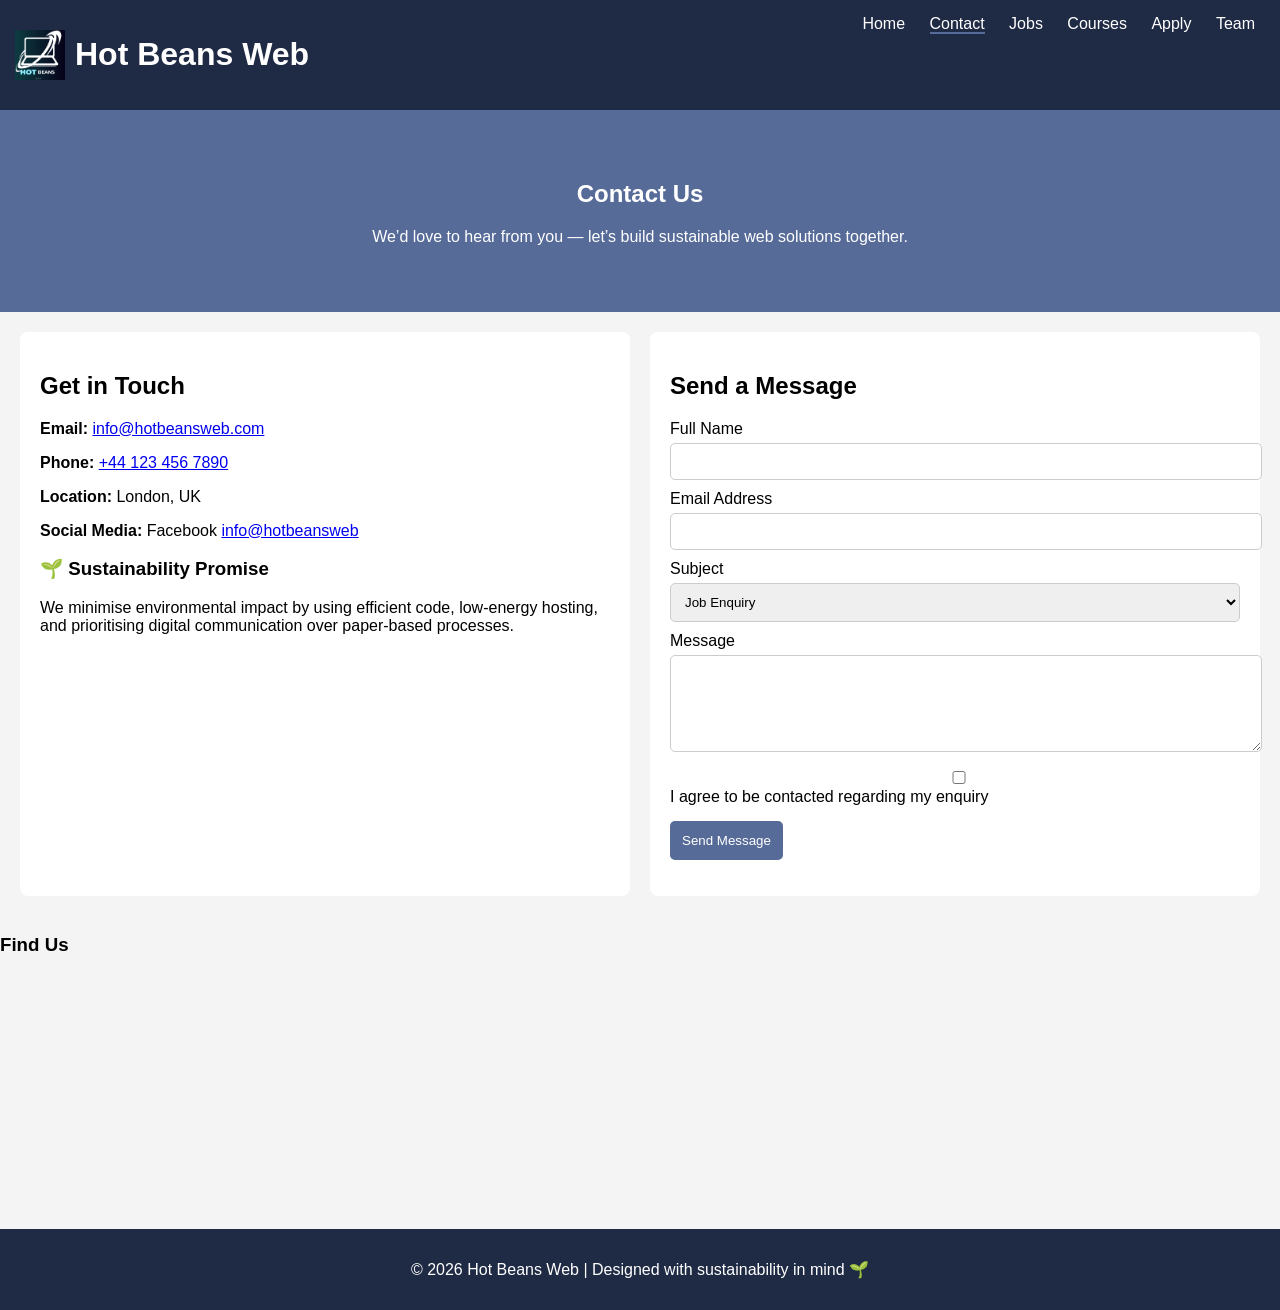
<file: unit 6 assigment/Contact.html>
<!DOCTYPE html>
<html lang="en">
<head>
  <meta charset="UTF-8">
  <meta name="viewport" content="width=device-width, initial-scale=1.0">
  <title>Contact Us - Hot Beans Web</title>
  <link rel="stylesheet" href="contact.css">
</head>

<body>

<header>
  <div class="logo">
    <img src="logo.png" alt="Hot Beans Web Logo">
    <h1>Hot Beans Web</h1>
  </div>

  <nav>
    <a href="index.html">Home</a>
    <a href="Contact.html" class="active">Contact</a>
    <a href="Job.html">Jobs</a>
    <a href="Course.html">Courses</a>
    <a href="JobApplicationForm.html">Apply</a>
    <a href="team.html">Team</a>
    
  </nav>
</header>

<section class="contact-hero">
  <h2>Contact Us</h2>
  <p>We’d love to hear from you — let’s build sustainable web solutions together.</p>
</section>

<main class="contact-container">

  <!-- Contact Info -->
  <section class="contact-info" aria-labelledby="info-heading">
    <h2 id="info-heading">Get in Touch</h2>

    <p><strong>Email:</strong> <a href="mailto:info@hotbeansweb.com">info@hotbeansweb.com</a></p>
    <p><strong>Phone:</strong> <a href="tel:+441234567890">+44 123 456 7890</a></p>
    <p><strong>Location:</strong> London, UK</p>
    <p><strong>Social Media:</strong> Facebook <a href="mailto:info@hotbeansweb">info@hotbeansweb</a></p>

    <h3>🌱 Sustainability Promise</h3>
    <p>
      We minimise environmental impact by using efficient code, low-energy hosting,
      and prioritising digital communication over paper-based processes.
    </p>
  </section>

  <!-- Contact Form -->
  <section class="contact-form" aria-labelledby="form-heading">
    <h2 id="form-heading">Send a Message</h2>

    <form id="contactForm" novalidate>

      <label for="name">Full Name</label>
      <input type="text" id="name" required>
      <small class="error" id="nameError"></small>

      <label for="email">Email Address</label>
      <input type="email" id="email" required>
      <small class="error" id="emailError"></small>

      <label for="subject">Subject</label>
      <select id="subject">
        <option value="job">Job Enquiry</option>
        <option value="general">General Question</option>
        <option value="support">Support</option>
      </select>

      <label for="message">Message</label>
      <textarea id="message" rows="5" required></textarea>
      <small class="error" id="messageError"></small>

      <label class="checkbox">
        <input type="checkbox" id="consent" required>
        I agree to be contacted regarding my enquiry
      </label>
      <small class="error" id="consentError"></small>

      <button type="submit">Send Message</button>

      <p id="response" role="alert"></p>

    </form>
  </section>

</main>

<h3>Find Us</h3>

<div class="map-container">
  <iframe 
    src="https://www.google.com/maps?q=London,UK&output=embed"
    width="100%" 
    height="250" 
    style="border:0;" 
    allowfullscreen="" 
    loading="lazy"
    referrerpolicy="no-referrer-when-downgrade">
  </iframe>
</div>

<footer>
  <p>© 2026 Hot Beans Web | Designed with sustainability in mind 🌱</p>
</footer>

<script src="contact.js"></script>

</body>
</html>
</file>
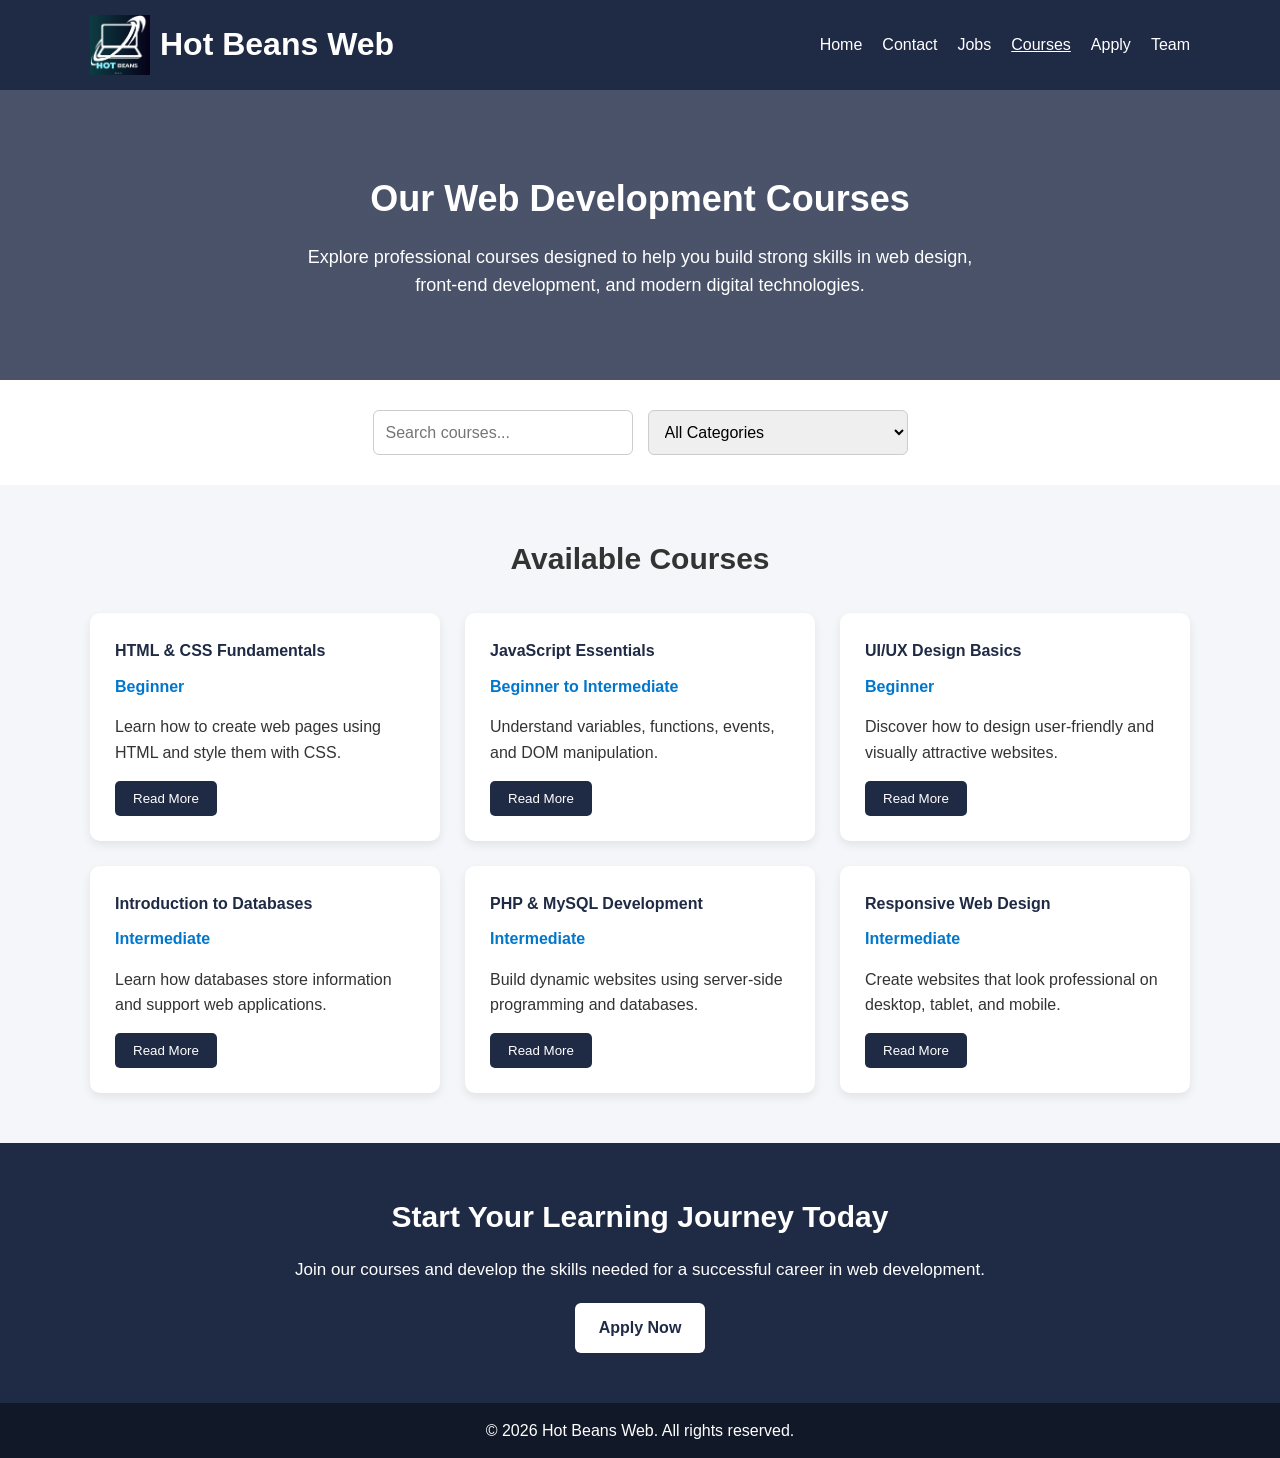
<file: unit 6 assigment/Course.html>
<!DOCTYPE html>
<html lang="en">
<head>
  <meta charset="UTF-8" />
  <meta name="viewport" content="width=device-width, initial-scale=1.0" />
  <title>Courses | Hot Beans Web</title>
  <link rel="stylesheet" href="courses.css" />
</head>
<body>
 
  <!-- Header -->
  <header>

    <div class="container nav">

      <div class="logo">
        <img src="logo.png" alt="Hot Beans Web Logo">
        <h1>Hot Beans Web</h1>
      </div>
      
      <nav>
        <ul class="nav-links">
          <li><a href="index.html">Home</a></li>
          <li><a href="Contact.html">Contact</a></li>
          <li><a href="Job.html">Jobs</a></li>
          <li><a href="course.html" class="active">Courses</a></li>
          <li><a href="JobApplicationForm.html">Apply</a></li>
          <li><a href="team.html">Team</a></li>
        </ul>
      </nav>
    </div>
  </header>
 
  <!-- Hero Section -->
  <section class="hero">
    <div class="container">
      <h2>Our Web Development Courses</h2>
      <p>
        Explore professional courses designed to help you build strong skills
        in web design, front-end development, and modern digital technologies.
      </p>
    </div>
  </section>
 
  <!-- Filter Section -->
  <section class="filter-section">
    <div class="container filter-box">
      <input type="text" id="searchInput" placeholder="Search courses..." />
     
      <select id="categoryFilter">
        <option value="all">All Categories</option>
        <option value="frontend">Front-End</option>
        <option value="backend">Back-End</option>
        <option value="design">Design</option>
      </select>
    </div>
  </section>
 
  <!-- Courses Section -->
  <section class="courses-section">
    <div class="container">
      <h3>Available Courses</h3>
 
      <div class="courses-grid" id="coursesGrid">
        <div class="course-card" data-category="frontend">
          <h4>HTML & CSS Fundamentals</h4>
          <p class="level">Beginner</p>
          <p>
            Learn how to create web pages using HTML and style them with CSS.
          </p>
          <button>Read More</button>
        </div>
 
        <div class="course-card" data-category="frontend">
          <h4>JavaScript Essentials</h4>
          <p class="level">Beginner to Intermediate</p>
          <p>
            Understand variables, functions, events, and DOM manipulation.
          </p>
          <button>Read More</button>
        </div>
 
        <div class="course-card" data-category="design">
          <h4>UI/UX Design Basics</h4>
          <p class="level">Beginner</p>
          <p>
            Discover how to design user-friendly and visually attractive websites.
          </p>
          <button>Read More</button>
        </div>
 
        <div class="course-card" data-category="backend">
          <h4>Introduction to Databases</h4>
          <p class="level">Intermediate</p>
          <p>
            Learn how databases store information and support web applications.
          </p>
          <button>Read More</button>
        </div>
 
        <div class="course-card" data-category="backend">
          <h4>PHP & MySQL Development</h4>
          <p class="level">Intermediate</p>
          <p>
            Build dynamic websites using server-side programming and databases.
          </p>
          <button>Read More</button>
        </div>
 
        <div class="course-card" data-category="frontend">
          <h4>Responsive Web Design</h4>
          <p class="level">Intermediate</p>
          <p>
            Create websites that look professional on desktop, tablet, and mobile.
          </p>
          <button>Read More</button>
        </div>
      </div>
 
      <p id="noResults" class="no-results">No courses found.</p>
    </div>
  </section>
 
  <!-- CTA Section -->
  <section class="cta">
    <div class="container">
      <h3>Start Your Learning Journey Today</h3>
      <p>
        Join our courses and develop the skills needed for a successful career
        in web development.
      </p>
      <a href="JobApplicationForm.html" class="cta-btn">Apply Now</a>
    </div>
  </section>
 
  <!-- Footer -->
  <footer>
    <div class="container">
      <p>&copy; 2026 Hot Beans Web. All rights reserved.</p>
    </div>
  </footer>
 
  <script src="courses.js"></script>
</body>
</html>
</file>
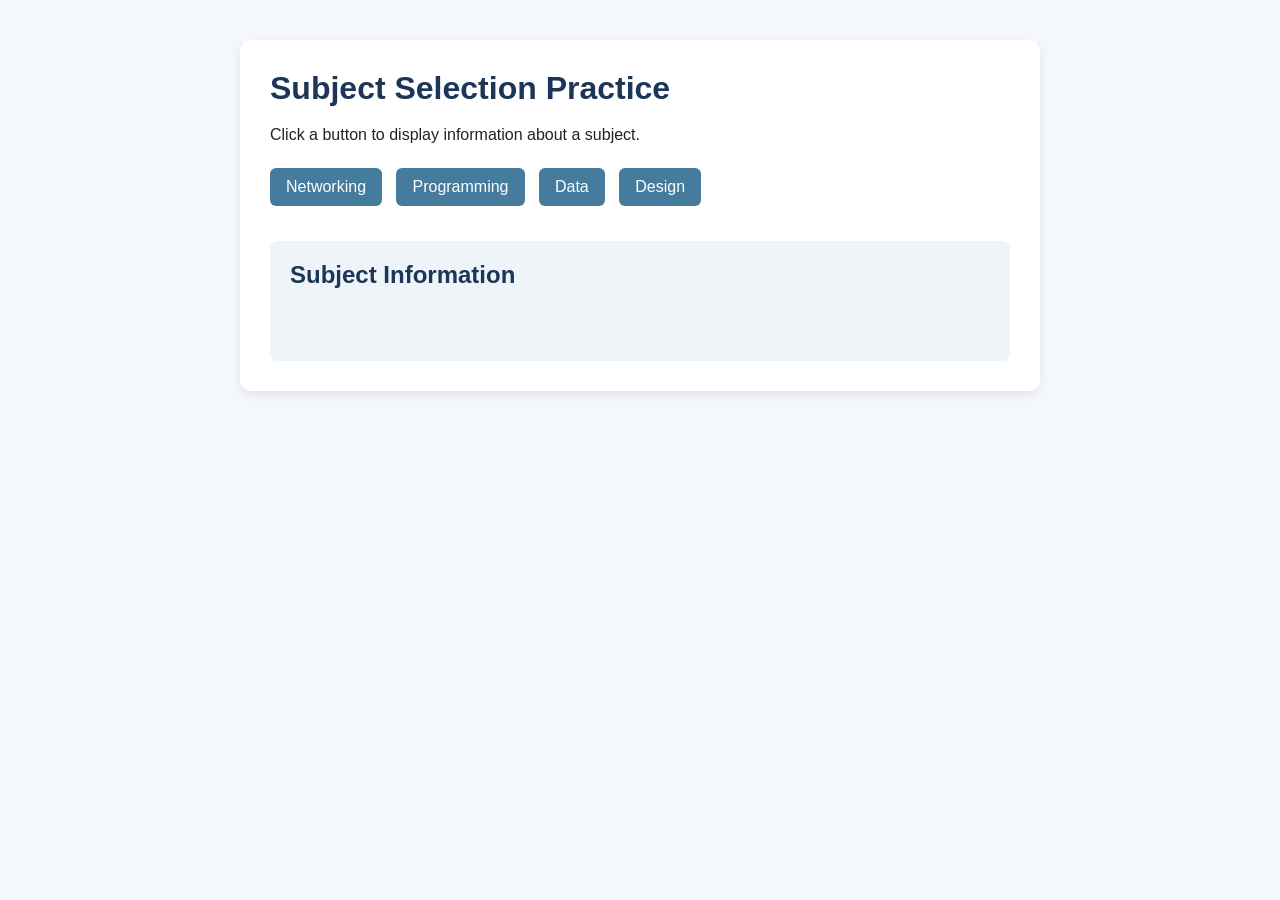
<file: unit 6 assigment/courses.html>
<!DOCTYPE html>
<html lang="en">
<head>
  <meta charset="UTF-8" />
  <meta name="viewport" content="width=device-width, initial-scale=1.0" />
  <title>Subject Selection Practice</title>
  <link rel="stylesheet" href="style.css" />
</head>
<body>

  <div class="container">
    <h1>Subject Selection Practice</h1>
    <p class="intro">
      Click a button to display information about a subject.
    </p>

    <div class="button-group">
      <button onclick="showSubject('networking')">Networking</button>
      <button onclick="showSubject('programming')">Programming</button>
      <button onclick="showSubject('data')">Data</button>
      <button onclick="showSubject('design')">Design</button>
    </div>

    <div class="output-box">
      <h2>Subject Information</h2>
     
    </div>
  </div>

  <script src="scrip.js"></script>
</body>
</html>
</file>
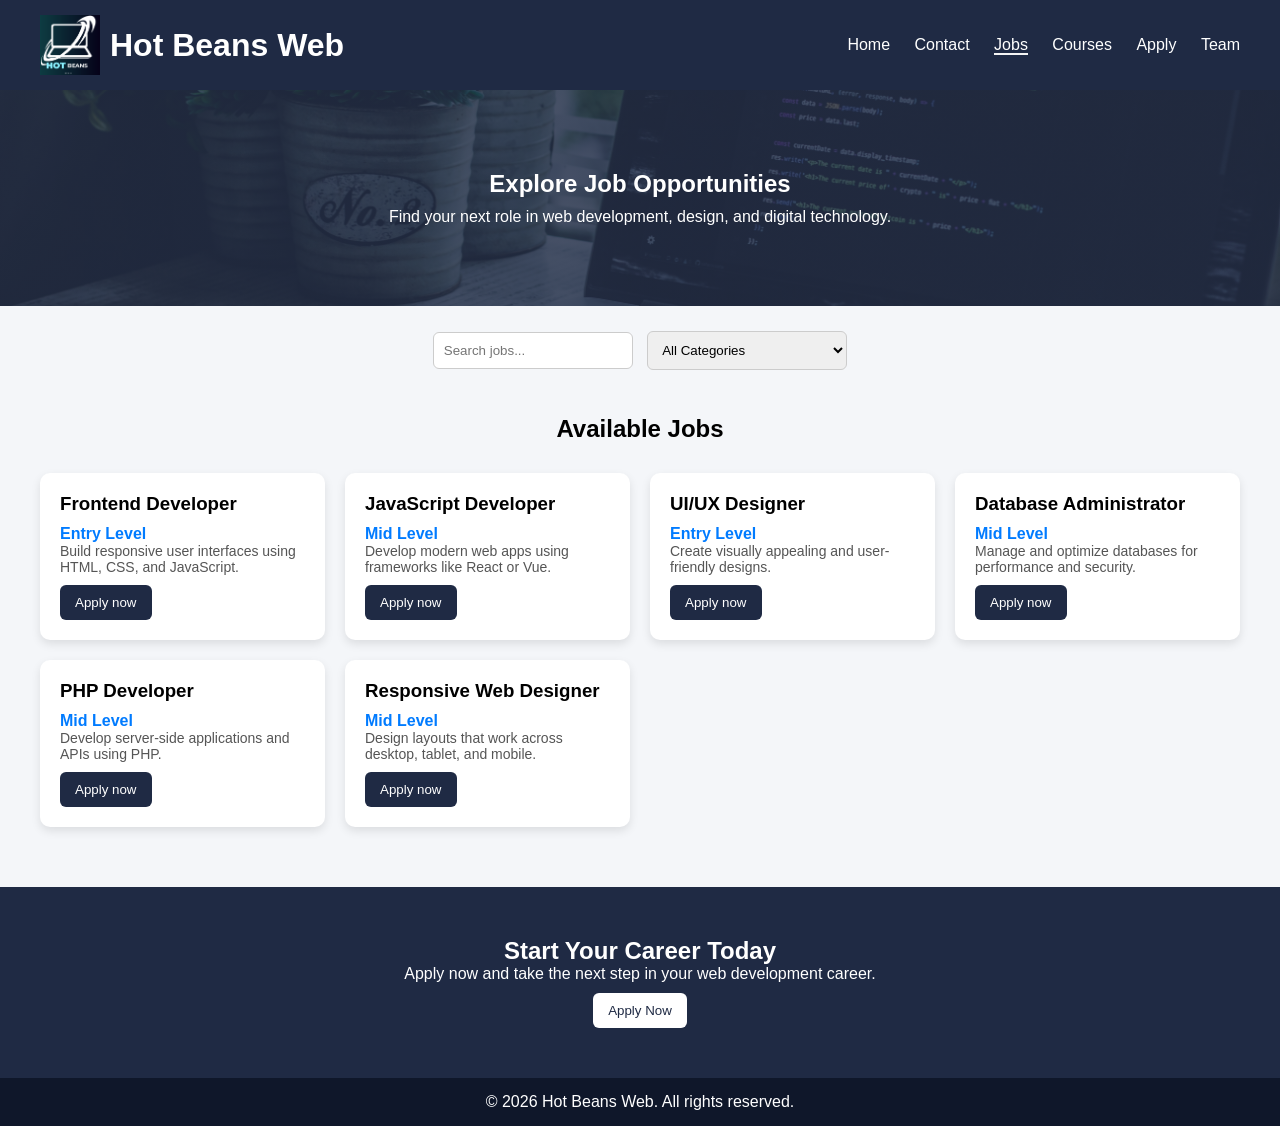
<file: unit 6 assigment/Job.html>
<!DOCTYPE html>
<html lang="en">
<head>
    <meta charset="UTF-8">
    <meta name="viewport" content="width=device-width, initial-scale=1.0">
    <title>Job</title>
    <link rel="stylesheet" href="job.css">
    
</head>
<body>
<!-- Navbar -->
<header>

    <div class="logo">
      <img src="logo.png" alt="Hot Beans Web Logo">
      <h1>Hot Beans Web</h1>
    </div>
    
    <nav>
      <a href="index.html">Home</a>
      <a href="Contact.html">Contact</a>
      <a href="Job.html" class="active">Jobs</a>
      <a href="course.html">Courses</a>
      <a href="JobApplicationForm.html">Apply</a>
      <a href="team.html">Team</a>
    </nav>
  </header>

    <section class="hero">
        <h1>Explore Job Opportunities</h1>
        <p>Find your next role in web development, design, and digital technology.</p>
      </section>
      
      <!-- Search / Filter -->
      <section class="filters">
        <input type="text" placeholder="Search jobs...">
        <select>
          <option>All Categories</option>
          <option>Frontend</option>
          <option>Backend</option>
          <option>Design</option>
        </select>
      </section>
      
      <!-- Jobs Section -->
      <section class="jobs">
        <h2>Available Jobs</h2>
      
        <div class="container">
      
          <div class="card">
            <h3>Frontend Developer</h3>
            <span class="level">Entry Level</span>
            <p>Build responsive user interfaces using HTML, CSS, and JavaScript.</p>
            <a href="JobApplicationForm.html"><button>Apply now</button></a>
          </div>
      
          <div class="card">
            <h3>JavaScript Developer</h3>
            <span class="level">Mid Level</span>
            <p>Develop modern web apps using frameworks like React or Vue.</p>
            <a href="JobApplicationForm.html"><button>Apply now</button></a>
          </div>
      
          <div class="card">
            <h3>UI/UX Designer</h3>
            <span class="level">Entry Level</span>
            <p>Create visually appealing and user-friendly designs.</p>
            <a href="JobApplicationForm.html"><button>Apply now</button></a>
          </div>
      
          <div class="card">
            <h3>Database Administrator</h3>
            <span class="level">Mid Level</span>
            <p>Manage and optimize databases for performance and security.</p>
            <a href="JobApplicationForm.html"><button>Apply now</button></a>
          </div>
      
          <div class="card">
            <h3>PHP Developer</h3>
            <span class="level">Mid Level</span>
            <p>Develop server-side applications and APIs using PHP.</p>
            <a href="JobApplicationForm.html"><button>Apply now</button></a>
          </div>
      
          <div class="card">
            <h3>Responsive Web Designer</h3>
            <span class="level">Mid Level</span>
            <p>Design layouts that work across desktop, tablet, and mobile.</p>
            <a href="JobApplicationForm.html"><button>Apply now</button></a>
          </div>
      
        </div>
      </section>
      
      <!-- CTA Section -->
      <section class="cta">
        <h2>Start Your Career Today</h2>
        <p>Apply now and take the next step in your web development career.</p>
        <button>Apply Now</button>
      </section>
      
      <!-- Footer -->
      <footer>
        <p>© 2026 Hot Beans Web. All rights reserved.</p>
      </footer>
</body>
</html>
</file>
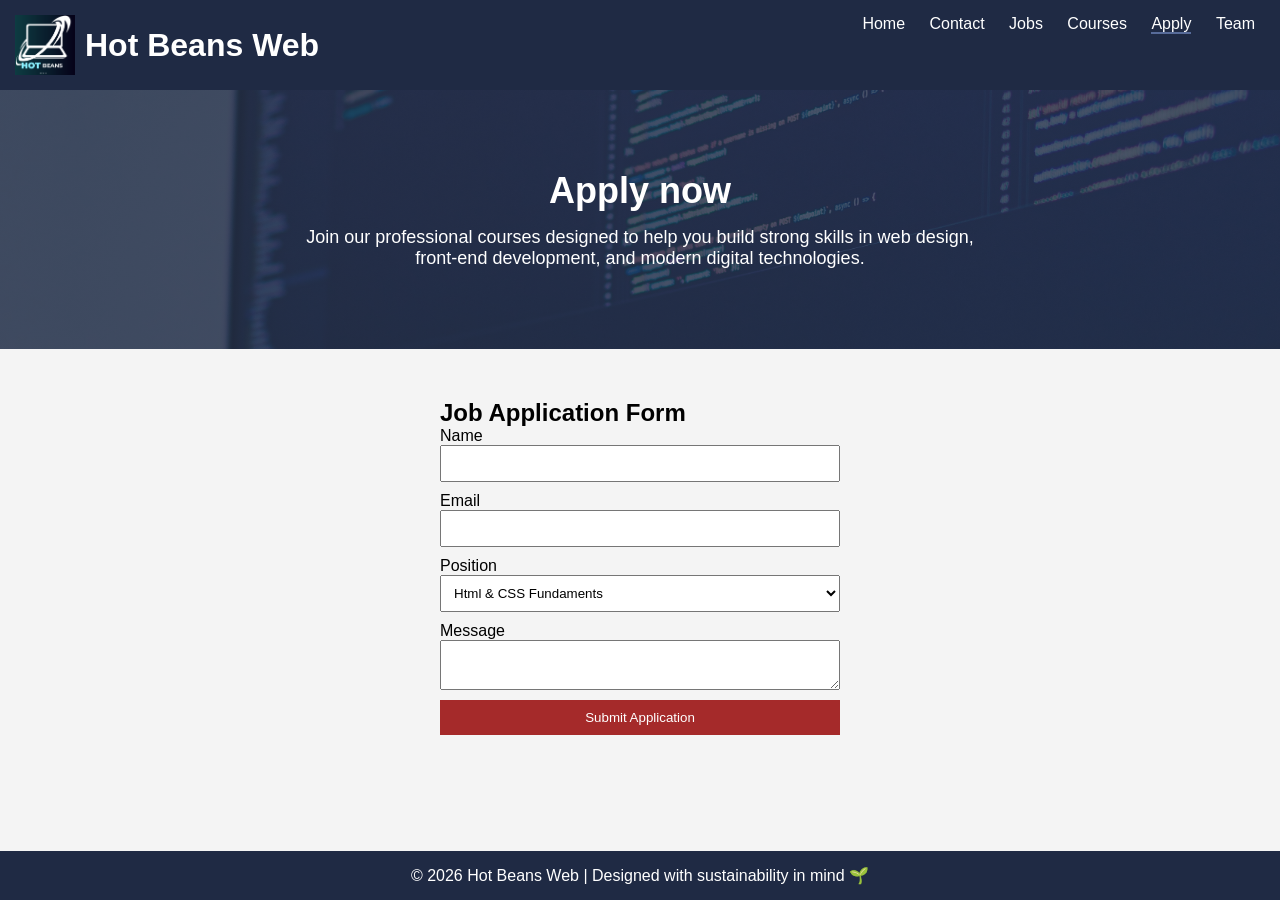
<file: unit 6 assigment/JobApplicationForm.html>
<!DOCTYPE html>
<html lang="en">
<head>
    <meta charset="UTF-8">
    <meta name="viewport" content="width=device-width, initial-scale=1.0">
    <title>Job Application form</title>
    <link rel="stylesheet" href="apply.css">
</head>
<body>
    <header>
        <div class="logo">
          <img src="logo.png" alt="Hot Beans Web Logo">
          <h1>Hot Beans Web</h1>
        </div>
      
        <nav>
          <a href="index.html">Home</a>
          <a href="contact.html">Contact</a>
          <a href="job.html">Jobs</a>
          <a href="course.html">Courses</a>
          <a href="JobApplicationForm.html" class="active">Apply</a>
          <a href="team.html">Team</a>
        </nav>
      </header>

      <section class="hero">
        <div class="container">
          <h2>Apply now</h2>
          <p>
            Join our professional courses designed to help you build strong skills
            in web design, front-end development, and modern digital technologies.
          </p>
        </div>
      </section>

    <section class="apply-section">

        <h2>Job Application Form</h2>

        <form id="applyForm">
            <label for="name">Name</label>
            <input type="text" id="name" required>

            <label for="email">Email</label>
            <input type="email" id="email" required>

            <label for="position">Position</label>
            <select id="position">
                <option>Html & CSS Fundaments</option>
                <option>Front-End Developer</option>
                <option>Web Designer</option>
                <option>JavaScript Developer</option>
                <option>UI/UX Design</option>
                <option>Introduction to Databases</option>
                <option>PhP & MySQL Development</option>
            </select>

            <label for="message">Message</label>
            <textarea id="message"></textarea>
            <button type="submit">Submit Application</button>
        </form>

        <p id="result"></p>
    </section>

    <footer>
        <p>© 2026 Hot Beans Web | Designed with sustainability in mind 🌱</p>
    </footer>
    
</body>
</html>
</file>
<file: unit 6 assigment/contact.css>
:root {
    --primary: #576b99;
    --dark: #1f2a44;
    --light: #f4f4f4;
  }
  
  body {
    font-family: Arial, sans-serif;
    margin: 0;
    background: var(--light);
  }
  
  header {
    background: var(--dark);
    color: white;
    padding: 15px;
    display: flex;
    justify-content: space-between;
    flex-wrap: wrap;
  }
  
  .logo {
    display: flex;
    align-items: center;
  }
  
  .logo img {
    width: 50px;
    margin-right: 10px;
  }
  
  nav a {
    color: white;
    margin: 0 10px;
    text-decoration: none;
  }
  
  nav a.active {
    border-bottom: 2px solid var(--primary);
  }

  .contact-hero {
    background: var(--primary);
    color: white;
    text-align: center;
    padding: 50px 20px;
  }
  
  .contact-container {
    display: flex;
    flex-wrap: wrap;
    gap: 20px;
    padding: 20px;
  }
  
  .contact-info,
  .contact-form {
    background: white;
    padding: 20px;
    flex: 1;
    min-width: 300px;
    border-radius: 8px;
  }
  
  label {
    display: block;
    margin-top: 10px;
  }
  
  input, textarea, select {
    width: 100%;
    padding: 10px;
    margin-top: 5px;
    border: 1px solid #ccc;
    border-radius: 5px;
  }
  
  input:focus, textarea:focus {
    border-color: var(--primary);
    outline: none;
  }
  
  button {
    margin-top: 15px;
    padding: 12px;
    background: var(--primary);
    color: white;
    border: none;
    cursor: pointer;
    border-radius: 5px;
  }
  
  button:hover {
    background: #576b99;
  }
  
  .error {
    color: red;
    font-size: 0.8em;
  }
  
  .checkbox {
    margin-top: 10px;
  }

  .map-container {
    margin-top: 15px;
    border-radius: 8px;
    overflow: hidden;
  }
  
  footer {
    background: var(--dark);
    color: white;
    text-align: center;
    padding: 15px;
  }
  
  /* Responsive */
  @media (max-width: 768px) {
    .contact-container {
      flex-direction: column;
    }
  }
</file>
<file: unit 6 assigment/courses.css>
* {
    margin: 0;
    padding: 0;
    box-sizing: border-box;
  }
   
  body {
    font-family: Arial, sans-serif;
    line-height: 1.6;
    background-color: #f4f6f9;
    color: #333;
  }
   
  .container {
    width: 90%;
    max-width: 1100px;
    margin: auto;
  }
   
  /* Header */
  header {
    background-color: #1f2a44;
    color: white;
    padding: 15px 0;
  }
  
   
  .nav {
    display: flex;
    justify-content: space-between;
    align-items: center;
  }
   
  .logo {
    display: flex;
    align-items: center;
  }
  
  .logo img {
    width: 60px;
    margin-right: 10px;
  } 
   
  .nav-links {
    list-style: none;
    display: flex;
    gap: 20px;
  }
   
  .nav-links a {
    color: white;
    text-decoration: none;
    font-size: 16px;
  }
   
  .nav-links a:hover,
  .nav-links a.active {
    text-decoration: underline;
  }

  /* Hero */
  .hero {
    background: linear-gradient(rgba(31, 42, 68, 0.8), rgba(31, 42, 68, 0.8)),
                url("https://images.unsplash.com/photo-1516321318423-f06f85e504b3?auto=format&fit=crop&w=1200&q=80") center/cover no-repeat;
    color: white;
    text-align: center;
    padding: 80px 20px;
  }
   
  .hero h2 {
    font-size: 36px;
    margin-bottom: 15px;
  }
   
  .hero p {
    font-size: 18px;
    max-width: 700px;
    margin: auto;
  }
   
  /* Filter Section */
  .filter-section {
    padding: 30px 0;
    background-color: white;
  }
   
  .filter-box {
    display: flex;
    gap: 15px;
    justify-content: center;
    flex-wrap: wrap;
  }
   
  .filter-box input,
  .filter-box select {
    padding: 12px;
    width: 260px;
    border: 1px solid #ccc;
    border-radius: 6px;
    font-size: 16px;
  }
   
  /* Courses */
  .courses-section {
    padding: 50px 0;
  }
   
  .courses-section h3 {
    text-align: center;
    margin-bottom: 30px;
    font-size: 30px;
  }
   
  .courses-grid {
    display: grid;
    grid-template-columns: repeat(auto-fit, minmax(280px, 1fr));
    gap: 25px;
  }
   
  .course-card {
    background-color: white;
    padding: 25px;
    border-radius: 10px;
    box-shadow: 0 4px 10px rgba(0, 0, 0, 0.08);
    transition: transform 0.3s ease;
  }
   
  .course-card:hover {
    transform: translateY(-5px);
  }
   
  .course-card h4 {
    margin-bottom: 10px;
    color: #1f2a44;
  }
   
  .level {
    font-weight: bold;
    color: #0077cc;
    margin-bottom: 10px;
  }
   
  .course-card p {
    margin-bottom: 15px;
  }
   
  .course-card button {
    background-color: #1f2a44;
    color: white;
    border: none;
    padding: 10px 18px;
    border-radius: 5px;
    cursor: pointer;
  }
   
  .course-card button:hover {
    background-color: #32456b;
  }
   
  .no-results {
    text-align: center;
    margin-top: 20px;
    color: red;
    display: none;
  }
   
  /* CTA */
  .cta {
    background-color: #1f2a44;
    color: white;
    text-align: center;
    padding: 50px 20px;
  }
   
  .cta h3 {
    font-size: 30px;
    margin-bottom: 15px;
  }
   
  .cta p {
    margin-bottom: 20px;
    font-size: 17px;
  }
   
  .cta-btn {
    display: inline-block;
    background-color: white;
    color: #1f2a44;
    padding: 12px 24px;
    text-decoration: none;
    border-radius: 6px;
    font-weight: bold;
  }
   
  .cta-btn:hover {
    background-color: #e6e6e6;
  }
   
  /* Footer */
  footer {
    background-color: #111827;
    color: white;
    text-align: center;
    padding: 15px 0;
  }
   
  /* Responsive */
  @media (max-width: 768px) {
    .nav {
      flex-direction: column;
      gap: 15px;
    }
   
    .hero h2 {
      font-size: 28px;
    }
   
    .hero p {
      font-size: 16px;
    }
  }
</file>
<file: unit 6 assigment/style.css>
/* Reset some default spacing */
* {
    margin: 0;
    padding: 0;
    box-sizing: border-box;
  }
  
  /* Page style */
  body {
    font-family: Arial, sans-serif;
    background-color: #f4f7fb;
    color: #222;
    padding: 40px;
  }
  
  /* Main content box */
  .container {
    max-width: 800px;
    margin: 0 auto;
    background-color: white;
    padding: 30px;
    border-radius: 10px;
    box-shadow: 0 4px 10px rgba(0, 0, 0, 0.08);
  }
  
  /* Headings */
  h1 {
    margin-bottom: 15px;
    color: #1d3557;
  }
  
  h2 {
    margin-bottom: 10px;
    color: #1d3557;
  }
  
  /* Intro text */
  .intro {
    margin-bottom: 20px;
    line-height: 1.6;
  }
  
  /* Buttons area */
  .button-group {
    margin-bottom: 25px;
  }
  
  .button-group button {
    padding: 10px 16px;
    margin-right: 10px;
    margin-bottom: 10px;
    border: none;
    background-color: #457b9d;
    color: white;
    border-radius: 6px;
    cursor: pointer;
    font-size: 16px;
  }
  
  .button-group button:hover {
    background-color: #1d5f85;
  }
  
  /* Output box */
  .output-box {
    background-color: #eef4f8;
    padding: 20px;
    border-radius: 8px;
    min-height: 120px;
  }
  
  #output {
    line-height: 1.6;
    font-size: 16px;
  }
</file>
<file: unit 6 assigment/job.css>
* {
  margin: 0;
  padding: 0;
  box-sizing: border-box;
}

:root {
  --primary: #576b99;
  --dark: #1f2a44;
  --light: #f4f4f4;
}

/* General */
body {
    margin: 0;
    font-family: Arial, sans-serif;
    background: #f4f6f9;
  }
  
  /* Navbar */
  header {
    background: #1f2a44;
    color: #fff;
    display: flex;
    justify-content: space-between;
    padding: 15px 40px;
    align-items: center;
  }
  
  nav a {
    color: #fff;
    margin-left: 20px;
    text-decoration: none;
  }

  .logo {
    display: flex;
    align-items: center;
  }
  
  .logo img {
    width: 60px;
    margin-right: 10px;
  }

  nav a.active {
    border-bottom: 2px solid var(--light);
  }
  
  /* Hero */
  .hero {
    background: linear-gradient(rgba(31,42,68,0.8), rgba(31,42,68,0.8)),
                url('safar-unsplash.jpg') center/cover no-repeat;
    color: #fff;
    text-align: center;
    padding: 80px 20px;
  }
  
  .hero h1 {
    margin-bottom: 10px;
  }
  
  /* Filters */
  .filters {
    text-align: center;
    padding: 20px;
  }
  
  .filters input,
  .filters select {
    padding: 10px;
    margin: 5px;
    width: 200px;
    border-radius: 6px;
    border: 1px solid #ccc;
  }
  
  /* Jobs Section */
  .jobs {
    padding: 20px 40px;
  }
  
  .jobs h2 {
    text-align: center;
    margin-bottom: 30px;
  }
  
  .container {
    display: grid;
    grid-template-columns: repeat(auto-fit, minmax(280px, 1fr));
    gap: 20px;
  }
  
  /* Cards */
  .card {
    background: #fff;
    padding: 20px;
    border-radius: 10px;
    box-shadow: 0 4px 10px rgba(0,0,0,0.1);
    transition: 0.2s;
  }
  
  .card:hover {
    transform: translateY(-5px);
  }
  
  .card h3 {
    margin: 0 0 10px;
  }
  
  .level {
    color: #007bff;
    font-weight: bold;
  }
  
  .card p {
    color: #555;
    font-size: 14px;
  }
  
  button {
    margin-top: 10px;
    background: #1f2a44;
    color: #fff;
    border: none;
    padding: 10px 15px;
    border-radius: 6px;
    cursor: pointer;
  }
  
  button:hover {
    background: #162036;
  }
  
  /* CTA */
  .cta {
    background: #1f2a44;
    color: #fff;
    text-align: center;
    padding: 50px 20px;
    margin-top: 40px;
  }
  
  .cta button {
    background: #fff;
    color: #1f2a44;
  }
  
  /* Footer */
  footer {
    background: #0f172a;
    color: #fff;
    text-align: center;
    padding: 15px;
  }
</file>
<file: unit 6 assigment/apply.css>
* {
  margin: 0;
  padding: 0;
  box-sizing: border-box;
}

:root {
    --primary: #576b99;
    --dark: #1f2a44;
    --light: #f4f4f4;
  }
  
  body {
    font-family: Arial, sans-serif;
    margin: 0;
    background: var(--light);
  }
  
  .container {
    width: 80%;
    max-width: 900px;
    margin: auto;
  }

  header {
    background: var(--dark);
    color: white;
    padding: 15px;
    display: flex;
    justify-content: space-between;
    flex-wrap: wrap;
  }
  
  .logo {
    display: flex;
    align-items: center;
  }
  
  .logo img {
    width: 60px;
    margin-right: 10px;
  }
  
  nav a {
    color: white;
    margin: 0 10px;
    text-decoration: none;
  }
  
  nav a.active {
    border-bottom: 2px solid var(--primary);
  }

  .hero {
    background: linear-gradient(rgba(31, 42, 68, 0.8), rgba(31, 42, 68, 0.8)),
                url("karl-unsplash.jpg") center/cover no-repeat;
    color: white;
    text-align: center;
    padding: 80px 20px;
  }
   
  .hero h2 {
    font-size: 36px;
    margin-bottom: 15px;
  }
   
  .hero p {
    font-size: 18px;
    max-width: 700px;
    margin: auto;
  }

.apply-section{
    width: 400px;
    margin: 50px auto;
}

#applyForm{
    display: flex;
    flex-direction: column;
}

#applyForm input,
#applyForm select,
#applyForm textarea{
    margin-bottom: 10px;
    padding: 9px;
}

#applyForm button{
    padding: 10px;
    background-color: brown;
    color: white;
    border: none;
}

html, body {
  height: 100%;
  margin: 0;
}

body {
  min-height: 100vh;
  display: flex;
  flex-direction: column;
}

.apply-section {
  flex: 1;
}

footer {
    background: var(--dark);
    color: white;
    text-align: center;
    padding: 15px;
  }
  
  /* Responsive */
  @media (max-width: 768px) {
    .contact-container {
      flex-direction: column;
    }
  }
</file>
